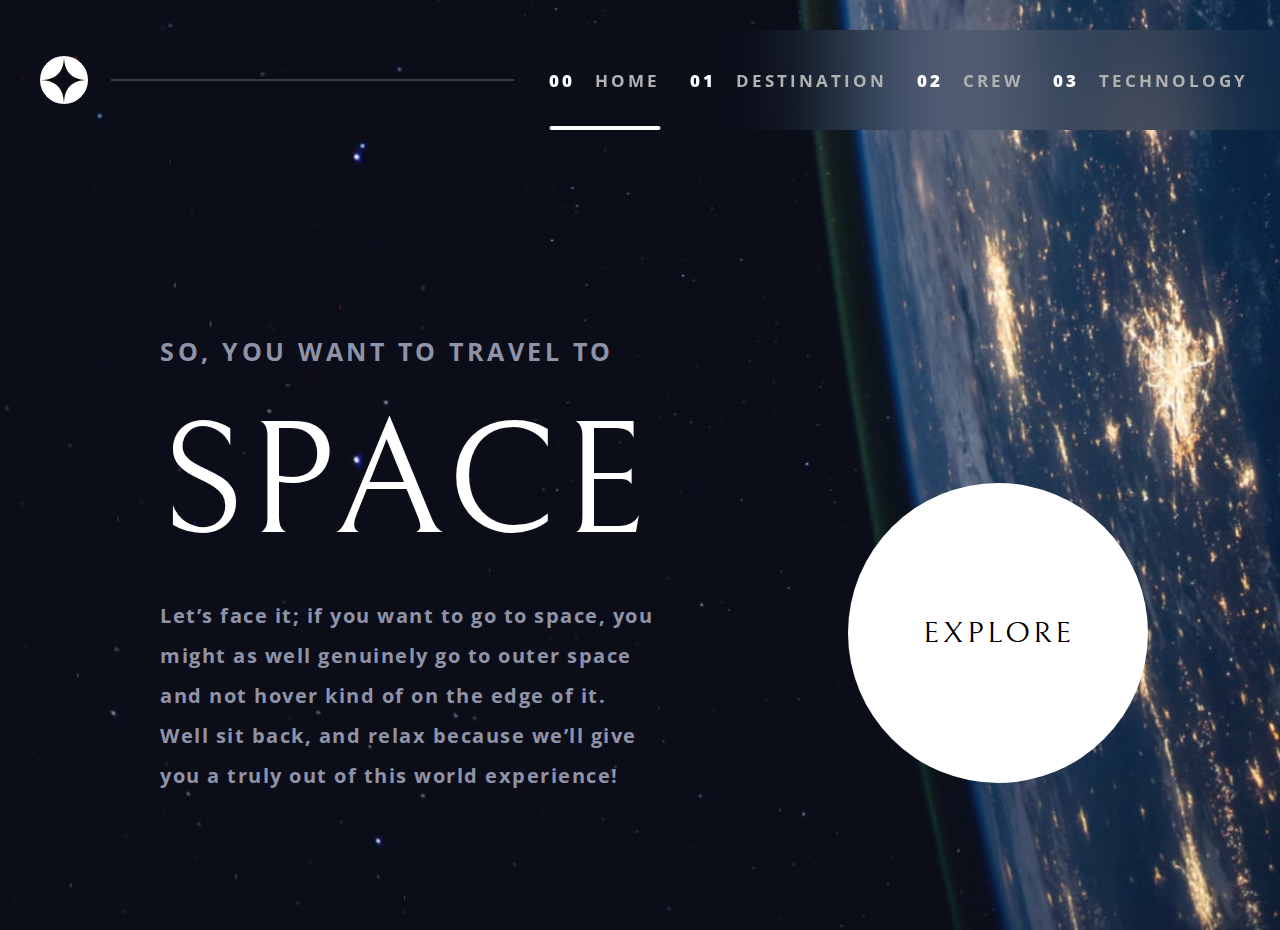
<file: index.html>
<!DOCTYPE html>
<html lang="en">

<head>
  <meta charset="UTF-8">
  <meta name="viewport" content="width=device-width, initial-scale=1.0">

  <link rel="icon" type="image/png" sizes="32x32" href="./starter-code/assets/favicon-32x32.png">

  <title>Space tourism website</title>
  <link rel="stylesheet" href="./starter-code/styles/home.css">
</head>

<body>
  <nav class="home-nav">
    <img class="logo" src="starter-code/assets/shared/logo.svg" alt="">
    <ul class="home-list">
      <a href="../index.html">
        <li class="active-li"><span class="number">00</span>Home</li>
      </a>
      <a href="./starter-code/destination-moon.html">
        <li><span class="number">01</span>Destination</li>
      </a>
      <a href="./starter-code/crew-commander.html">
        <li><span class="number">02</span>Crew</li>
      </a>
      <a href="./starter-code/technology-vehicle.html">
        <li><span class="number">03</span>Technology</li>
      </a>
    </ul>
    <img class="burger" src="starter-code/assets/shared/icon-hamburger.svg" alt="">
  </nav>

  <div class="text" id="text">
    <h2 class="text-h2">So, you want to travel to</h2>
    <h1 class="big-text">Space</h1>
    <p class="text-p">Let’s face it; if you want to go to space, you might as well genuinely go to
      outer space and not hover kind of on the edge of it. Well sit back, and relax
      because we’ll give you a truly out of this world experience!</p>

  </div>
  <a class="span-a" href="#"><span class="explore">Explore</span></a>


  <script src="app.js"></script>
</body>

</html>
</file>
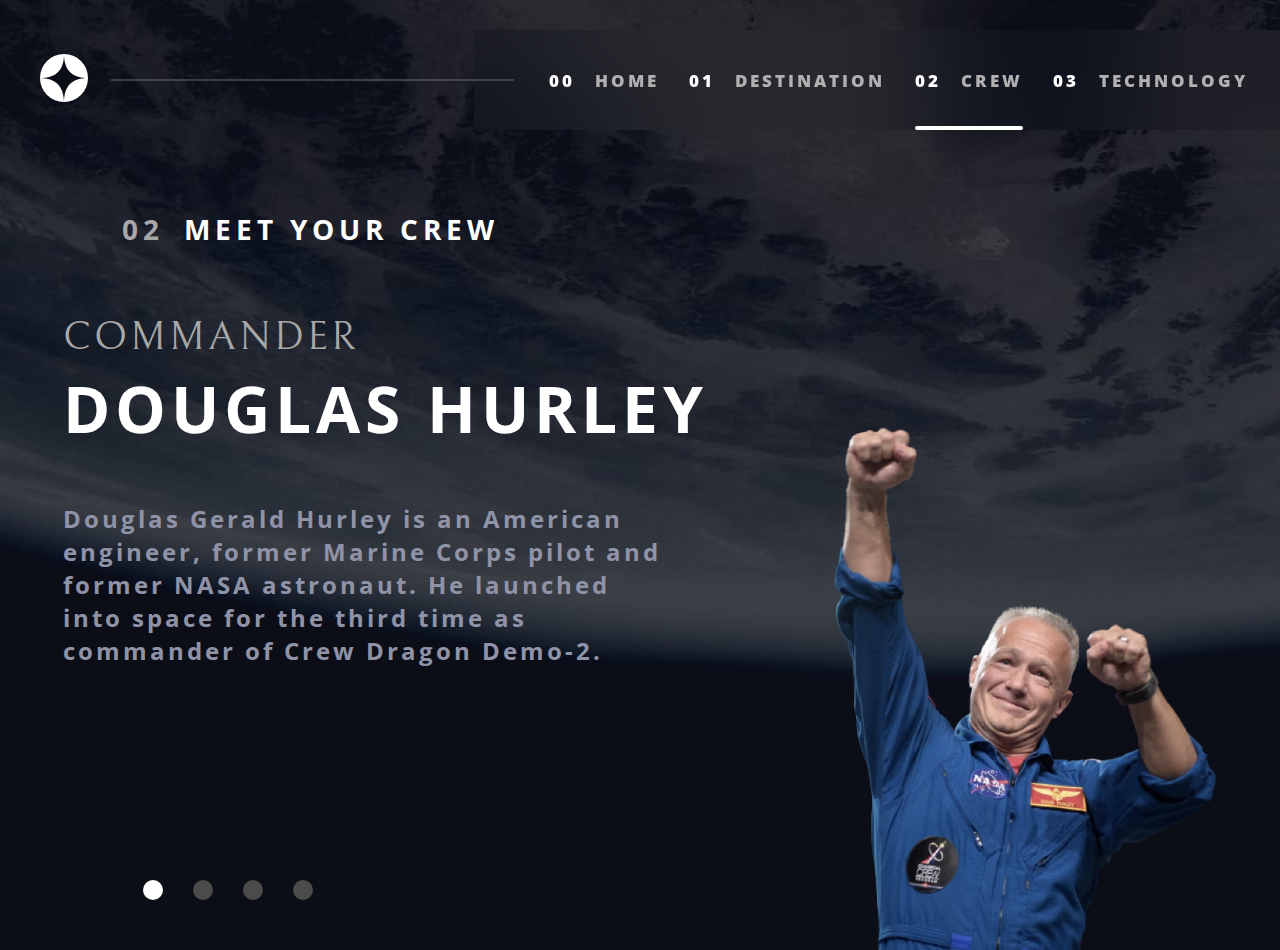
<file: starter-code/crew-commander.html>
<!DOCTYPE html>
<html lang="en">

<head>
  <meta charset="UTF-8">
  <meta name="viewport" content="width=device-width, initial-scale=1.0">

  <link rel="icon" type="image/png" sizes="32x32" href="./assets/favicon-32x32.png">

  <title>Space tourism website</title>
  <link rel="stylesheet" href="./styles/base.css">
  <link rel="stylesheet" href="./styles/crew.css">

</head>

<body>
  <nav class="home-nav">
    <a href="../index.html"> <img class="logo" src="./assets/shared/logo.svg" alt=""></a>
    <ul class="home-list">
      <a href="../index.html">
        <li><span class="number">00</span>Home</li>
      </a>
      <a href="destination-moon.html">
        <li><span class="number">01</span>Destination</li>
      </a>
      <a href="crew-commander.html">
        <li class="active-li"><span class="number">02</span>Crew</li>
      </a>
      <a href="technology-vehicle.html">
        <li><span class="number">03</span>Technology</li>
      </a>
    </ul>
    <img class="burger" src="./assets/shared/icon-hamburger.svg" alt="">
  </nav>

  <div class="crew-container">

    <div class="slider">
      <a href="crew-commander.html"> <span class="slide_one active-span"></span></a>
      <a href="crew-specialist.html"> <span class="slide_two"></span></a>
      <a href="crew-pilot.html"><span class="slide_three"></span></a>
      <a href="crew-engineer.html"> <span class="slide_three"></span></a>
    </div>

    <h2 class="title"><span class="title-span">02</span>meet your crew</h2>

    <div class="box">

      <h3>Commander</h3>
      <h1>Douglas Hurley</h1>

      <p> Douglas Gerald Hurley is an American engineer, former Marine Corps pilot
        and former NASA astronaut. He launched into space for the third time as
        commander of Crew Dragon Demo-2.</p>
    </div>
    <img src="./assets/crew/image-douglas-hurley.webp" alt="">

  </div>

  <script src="../scripts/crew.js"></script>

</body>

</html>
</file>
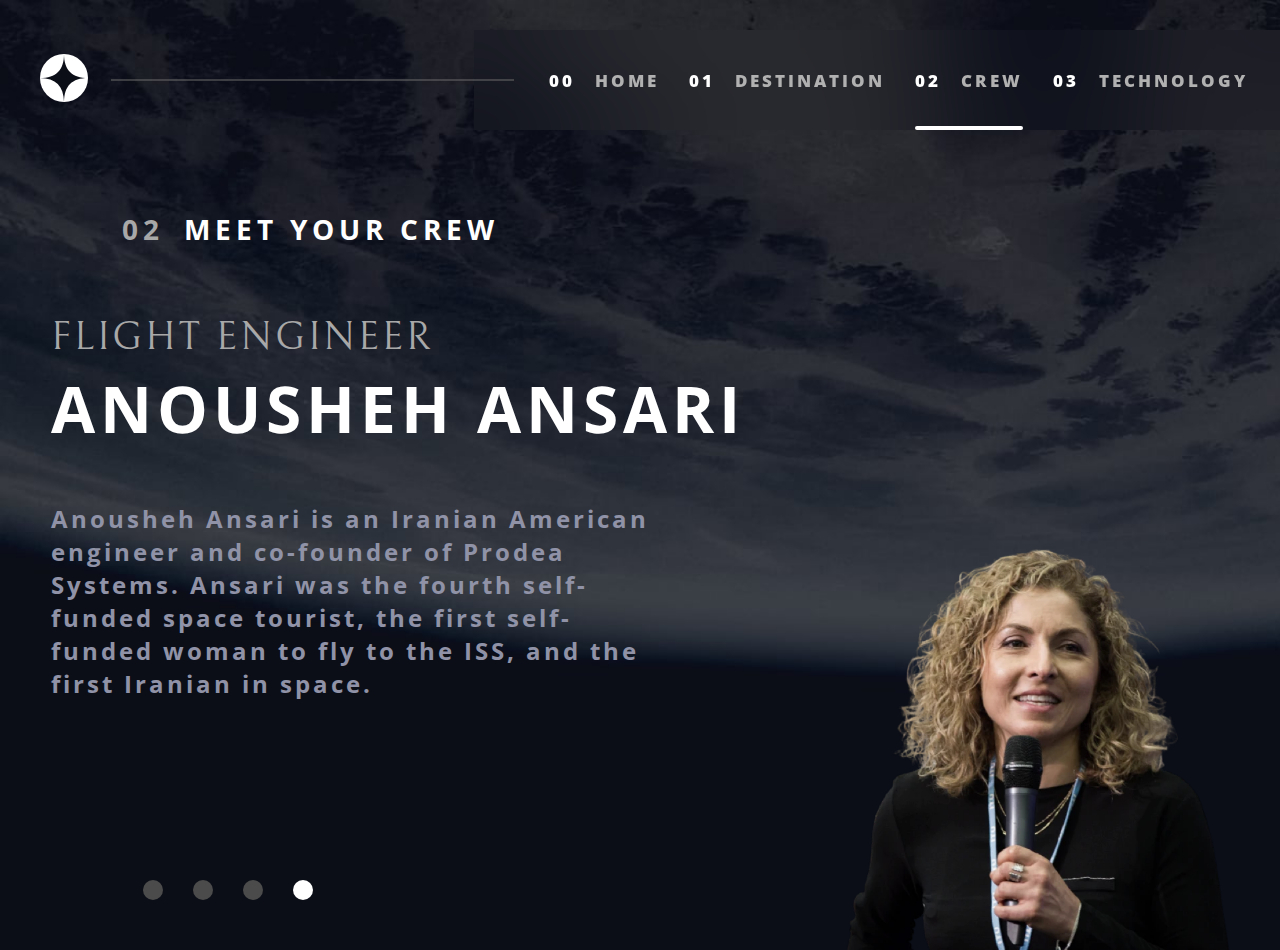
<file: starter-code/crew-engineer.html>
<!DOCTYPE html>
<html lang="en">

<head>
  <meta charset="UTF-8">
  <meta name="viewport" content="width=device-width, initial-scale=1.0">

  <link rel="icon" type="image/png" sizes="32x32" href="./assets/favicon-32x32.png">

  <title>Space tourism website</title>
  <link rel="stylesheet" href="./styles/base.css">
  <link rel="stylesheet" href="./styles/crew.css">

</head>

<body>
  <nav class="home-nav">
    <a href="../index.html"> <img class="logo" src="./assets/shared/logo.svg" alt=""></a>
    <ul class="home-list">
      <a href="../index.html">
        <li><span class="number">00</span>Home</li>
      </a>
      <a href="destination-moon.html">
        <li><span class="number">01</span>Destination</li>
      </a>
      <a href="crew-commander.html">
        <li class="active-li"><span class="number">02</span>Crew</li>
      </a>
      <a href="technology-vehicle.html">
        <li><span class="number">03</span>Technology</li>
      </a>
    </ul>
    <img class="burger" src="./assets/shared/icon-hamburger.svg" alt="">
  </nav>

  <div class="crew-container">

    <div class="slider">
      <a href="crew-commander.html"> <span class="slide_one"></span></a>
      <a href="crew-specialist.html"> <span class="slide_two"></span></a>
      <a href="crew-pilot.html"><span class="slide_three"></span></a>
      <a href="crew-engineer.html"> <span class="slide_three active-span"></span></a>
    </div>

    <h2 class="title"><span class="title-span">02</span>meet your crew</h2>

    <div class="box">
      <h3>Flight Engineer</h3>
      <h1>Anousheh Ansari</h1>

      <p> Anousheh Ansari is an Iranian American engineer and co-founder of Prodea Systems.
        Ansari was the fourth self-funded space tourist, the first self-funded woman to
        fly to the ISS, and the first Iranian in space. </p>
    </div>
    <img src="./assets/crew/image-anousheh-ansari.webp" alt="">

  </div>

  <script src="../scripts/crew.js"></script>

</body>

</html>
</file>
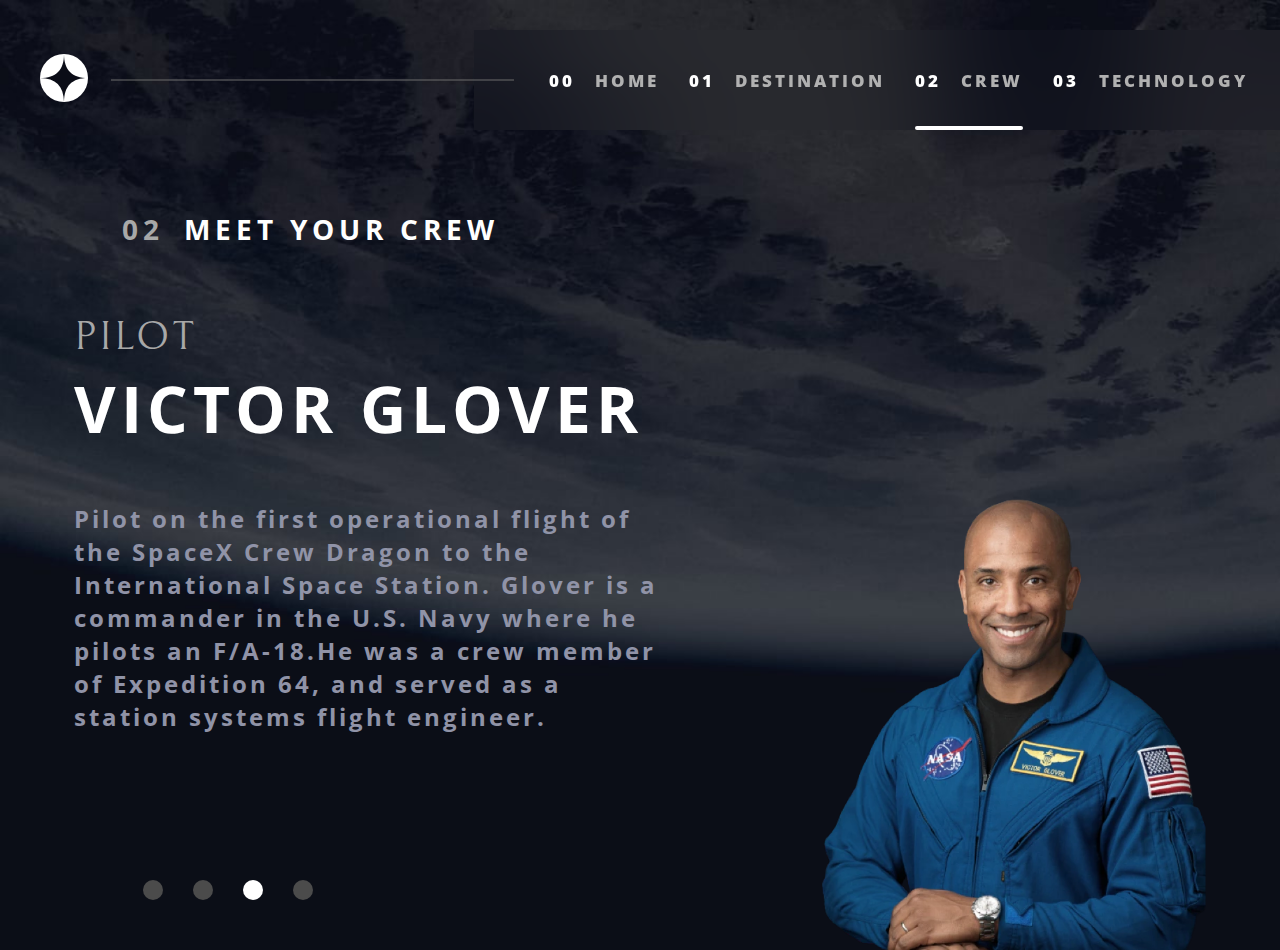
<file: starter-code/crew-pilot.html>
<!DOCTYPE html>
<html lang="en">

<head>
  <meta charset="UTF-8">
  <meta name="viewport" content="width=device-width, initial-scale=1.0">

  <link rel="icon" type="image/png" sizes="32x32" href="./assets/favicon-32x32.png">

  <title>Space tourism website</title>
  <link rel="stylesheet" href="./styles/base.css">
  <link rel="stylesheet" href="./styles/crew.css">

</head>

<body>
  <nav class="home-nav">
    <a href="../index.html"> <img class="logo" src="./assets/shared/logo.svg" alt=""></a>
    <ul class="home-list">
      <a href="../index.html">
        <li><span class="number">00</span>Home</li>
      </a>
      <a href="destination-moon.html">
        <li><span class="number">01</span>Destination</li>
      </a>
      <a href="crew-commander.html">
        <li class="active-li"><span class="number">02</span>Crew</li>
      </a>
      <a href="technology-vehicle.html">
        <li><span class="number">03</span>Technology</li>
      </a>
    </ul>
    <img class="burger" src="./assets/shared/icon-hamburger.svg" alt="">
  </nav>

  <div class="crew-container">

    <div class="slider">
      <a href="crew-commander.html"> <span class="slide_one"></span></a>
      <a href="crew-specialist.html"> <span class="slide_two"></span></a>
      <a href="crew-pilot.html"><span class="slide_three active-span"></span></a>
      <a href="crew-engineer.html"> <span class="slide_three"></span></a>
    </div>

    <h2 class="title"><span class="title-span">02</span>meet your crew</h2>

    <div class="box">
      <h3>Pilot</h3>
      <h1>Victor Glover</h1>

      <p> Pilot on the first operational flight of the SpaceX Crew Dragon to the
        International Space Station. Glover is a commander in the U.S. Navy where
        he pilots an F/A-18.He was a crew member of Expedition 64, and served as a
        station systems flight engineer. </p>
    </div>
    <img src="./assets/crew/image-victor-glover.webp" alt="">

  </div>

  <script src="../scripts/crew.js"></script>

</body>

</html>
</file>
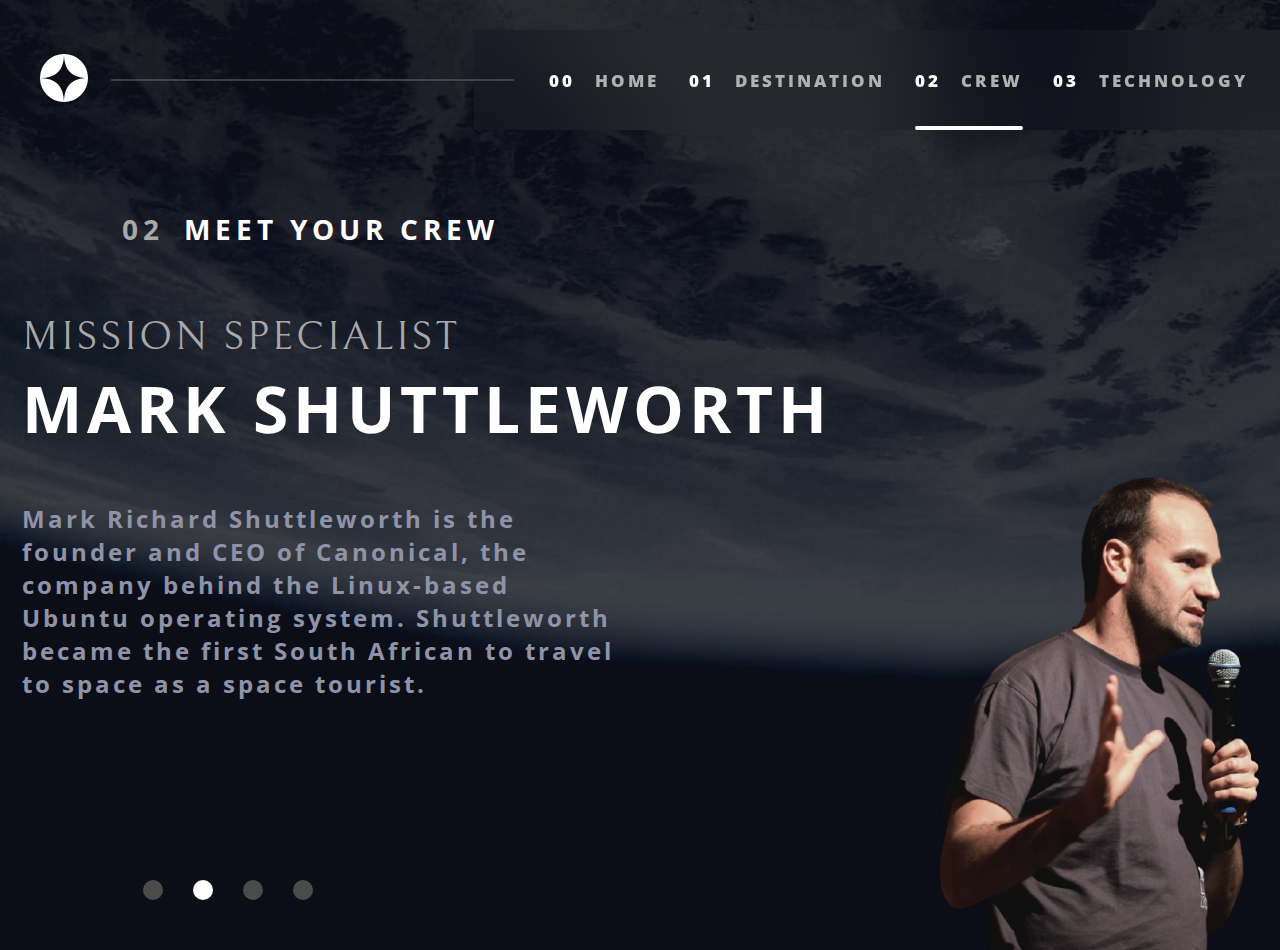
<file: starter-code/crew-specialist.html>
<!DOCTYPE html>
<html lang="en">

<head>
  <meta charset="UTF-8">
  <meta name="viewport" content="width=device-width, initial-scale=1.0">

  <link rel="icon" type="image/png" sizes="32x32" href="./assets/favicon-32x32.png">

  <title>Space tourism website</title>
  <link rel="stylesheet" href="./styles/base.css">
  <link rel="stylesheet" href="./styles/crew.css">

</head>

<body>
  <nav class="home-nav">
    <a href="../index.html"> <img class="logo" src="./assets/shared/logo.svg" alt=""></a>
    <ul class="home-list">
      <a href="../index.html">
        <li><span class="number">00</span>Home</li>
      </a>
      <a href="destination-moon.html">
        <li><span class="number">01</span>Destination</li>
      </a>
      <a href="crew-commander.html">
        <li class="active-li"><span class="number">02</span>Crew</li>
      </a>
      <a href="technology-vehicle.html">
        <li><span class="number">03</span>Technology</li>
      </a>
    </ul>
    <img class="burger" src="./assets/shared/icon-hamburger.svg" alt="">
  </nav>

  <div class="crew-container">

    <div class="slider">
      <a href="crew-commander.html"> <span class="slide_one"></span></a>
      <a href="crew-specialist.html"> <span class="slide_two active-span"></span></a>
      <a href="crew-pilot.html"><span class="slide_three"></span></a>
      <a href="crew-engineer.html"> <span class="slide_three"></span></a>
    </div>

    <h2 class="title"><span class="title-span">02</span>meet your crew</h2>
    <div class="box">
      <h3>Mission Specialist</h3>
      <h1>Mark Shuttleworth</h1>

      <p> Mark Richard Shuttleworth is the founder and CEO of Canonical, the company behind
        the Linux-based Ubuntu operating system. Shuttleworth became the first South
        African to travel to space as a space tourist.</p>
    </div>
    <img class="big-boi" src="./assets/crew/image-mark-shuttleworth.webp" alt="">

  </div>

  <script src="../scripts/crew.js"></script>

</body>

</html>
</file>
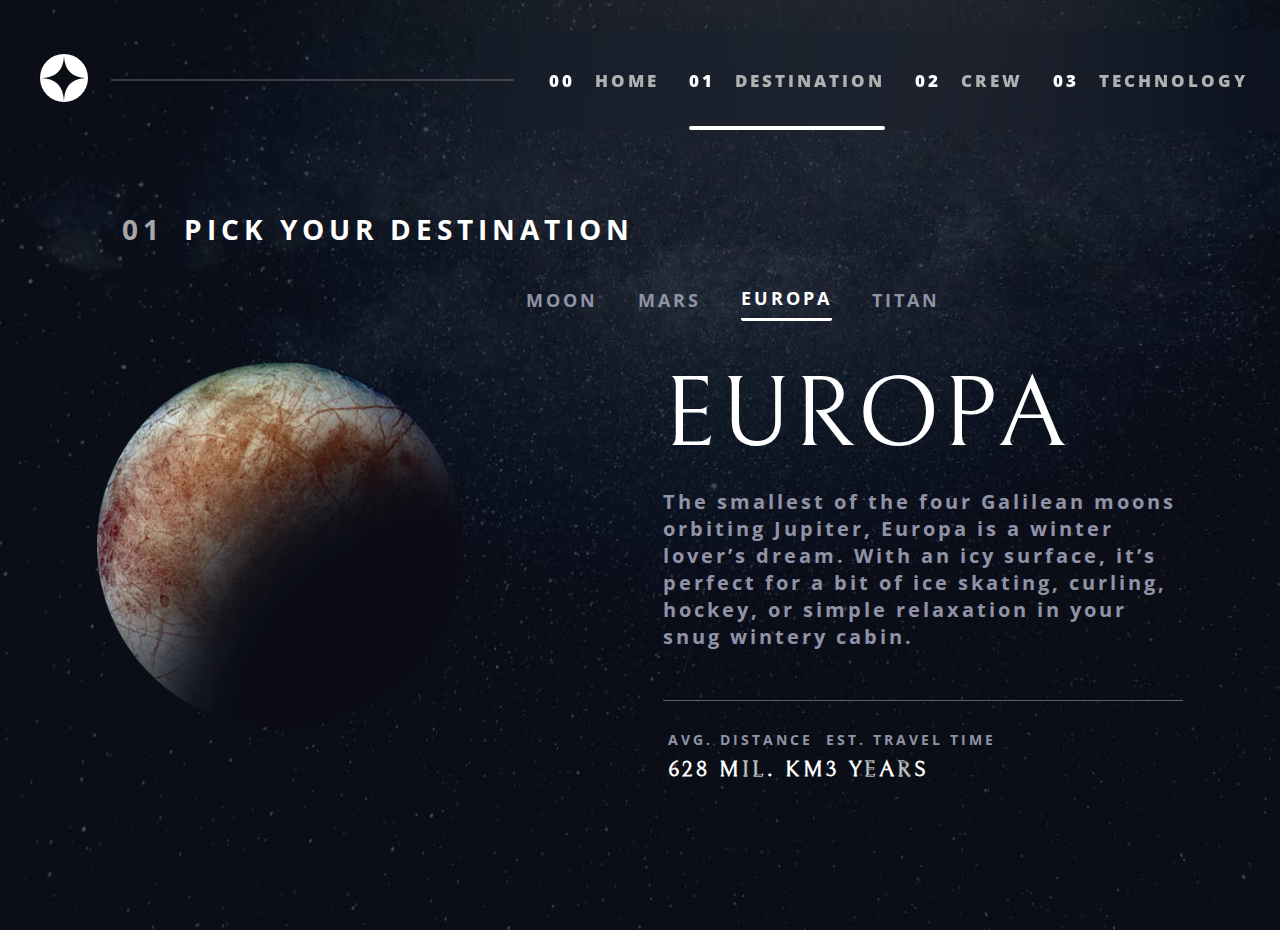
<file: starter-code/destination-europa.html>
<!DOCTYPE html>
<html lang="en">

<head>
  <meta charset="UTF-8">
  <meta name="viewport" content="width=device-width, initial-scale=1.0">

  <link rel="icon" type="image/png" sizes="32x32" href="./assets/favicon-32x32.png">

  <title>Space tourism website</title>
  <link rel="stylesheet" href="./styles/moon.css">
  <link rel="stylesheet" href="./styles/base.css">
</head>

<body>
  <nav class="home-nav">
    <a href="../index.html"> <img class="logo" src="./assets/shared/logo.svg" alt=""></a>
    <ul class="home-list">
      <a href="../index.html">
        <li><span class="number">00</span>Home</li>
      </a>
      <a href="destination-moon.html">
        <li class="active-li"><span class="number">01</span>Destination</li>
      </a>
      <a href="crew-commander.html">
        <li><span class="number">02</span>Crew</li>
      </a>
      <a href="technology-vehicle.html">
        <li><span class="number">03</span>Technology</li>
      </a>
    </ul>
    <img class="burger" src="./assets/shared/icon-hamburger.svg" alt="">
  </nav>

  <h2 class="title"><span class="title-span">01</span>pick your destination</h2>

  <div class="planet-container">

    <div class="planet-info-box">
      <ul class="select-planet">
        <a href="destination-moon.html">
          <li>moon</li>
        </a>
        <a href="destination-mars.html">
          <li>mars</li>
        </a>
        <a href="destination-europa.html">
          <li class='planet-active'>europa</li>
        </a>
        <a href="destination-titan.html">
          <li>titan</li>
        </a>
      </ul>

      <img src="./assets/destination/image-europa.webp" alt="">

      <div class="planet-text">
        <h1 id="planet">europa</h1>
        <p class="planet-desc"> The smallest of the four Galilean moons orbiting Jupiter, Europa is a
          winter lover’s dream. With an icy surface, it’s perfect for a bit of
          ice skating, curling, hockey, or simple relaxation in your snug
          wintery cabin.</p>

        <div class="travel">
          <h5>Avg. distance <span id="distance">628 mil. km</span></h5>
          <h5>est. travel time <span id="time">3 years</span></h5>
        </div>
      </div>

    </div>

  </div>

  <script src="../scripts/dest.js"></script>

</body>

</html>
</file>
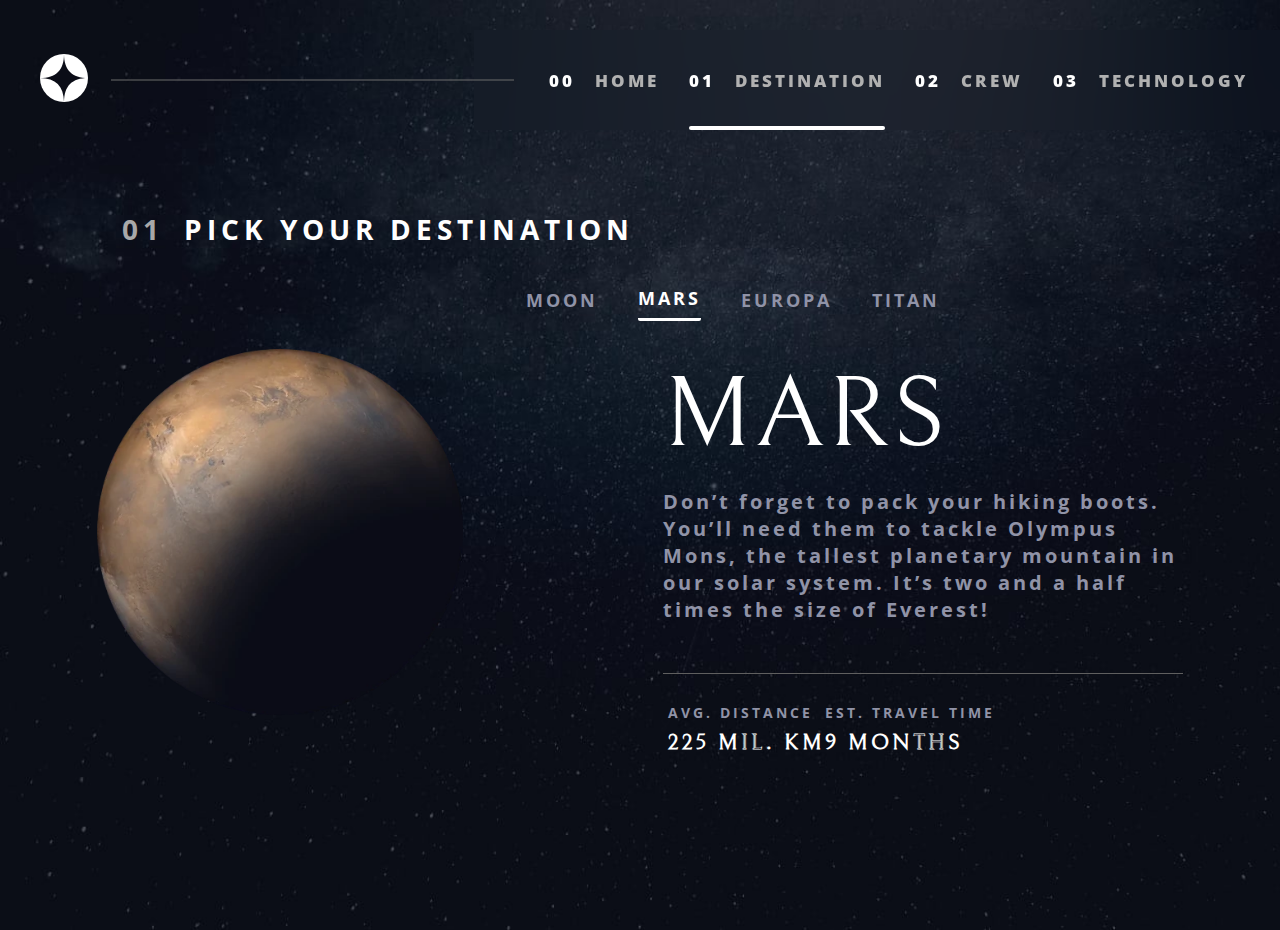
<file: starter-code/destination-mars.html>
<!DOCTYPE html>
<html lang="en">

<head>
  <meta charset="UTF-8">
  <meta name="viewport" content="width=device-width, initial-scale=1.0">

  <link rel="icon" type="image/png" sizes="32x32" href="./assets/favicon-32x32.png">

  <title>Space tourism website</title>
  <link rel="stylesheet" href="./styles/moon.css">
  <link rel="stylesheet" href="./styles/base.css">
</head>

<body>
  <nav class="home-nav">
    <a href="../index.html"> <img class="logo" src="./assets/shared/logo.svg" alt=""></a>
    <ul class="home-list">
      <a href="../index.html">
        <li><span class="number">00</span>Home</li>
      </a>
      <a href="destination-moon.html">
        <li class="active-li"><span class="number">01</span>Destination</li>
      </a>
      <a href="crew-commander.html">
        <li><span class="number">02</span>Crew</li>
      </a>
      <a href="technology-vehicle.html">
        <li><span class="number">03</span>Technology</li>
      </a>
    </ul>
    <img class="burger" src="./assets/shared/icon-hamburger.svg" alt="">
  </nav>

  <h2 class="title"><span class="title-span">01</span>pick your destination</h2>

  <div class="planet-container">

    <div class="planet-info-box">
      <ul class="select-planet">
        <a href="destination-moon.html">
          <li>moon</li>
        </a>
        <a href="destination-mars.html">
          <li class='planet-active'>mars</li>
        </a>
        <a href="destination-europa.html">
          <li>europa</li>
        </a>
        <a href="destination-titan.html">
          <li>titan</li>
        </a>
      </ul>

      <img src="./assets/destination/image-mars.webp" alt="">

      <div class="planet-text">
        <h1 id="planet">mars</h1>
        <p class="planet-desc"> Don’t forget to pack your hiking boots. You’ll need them to tackle Olympus Mons,
          the tallest planetary mountain in our solar system. It’s two and a half times
          the size of Everest!</p>

        <div class="travel">
          <h5>Avg. distance <span id="distance">225 mil. km</span></h5>
          <h5>est. travel time <span id="time">9 months</span></h5>
        </div>
      </div>

    </div>

  </div>

  <script src="../scripts/dest.js"></script>

</body>

</html>
</file>
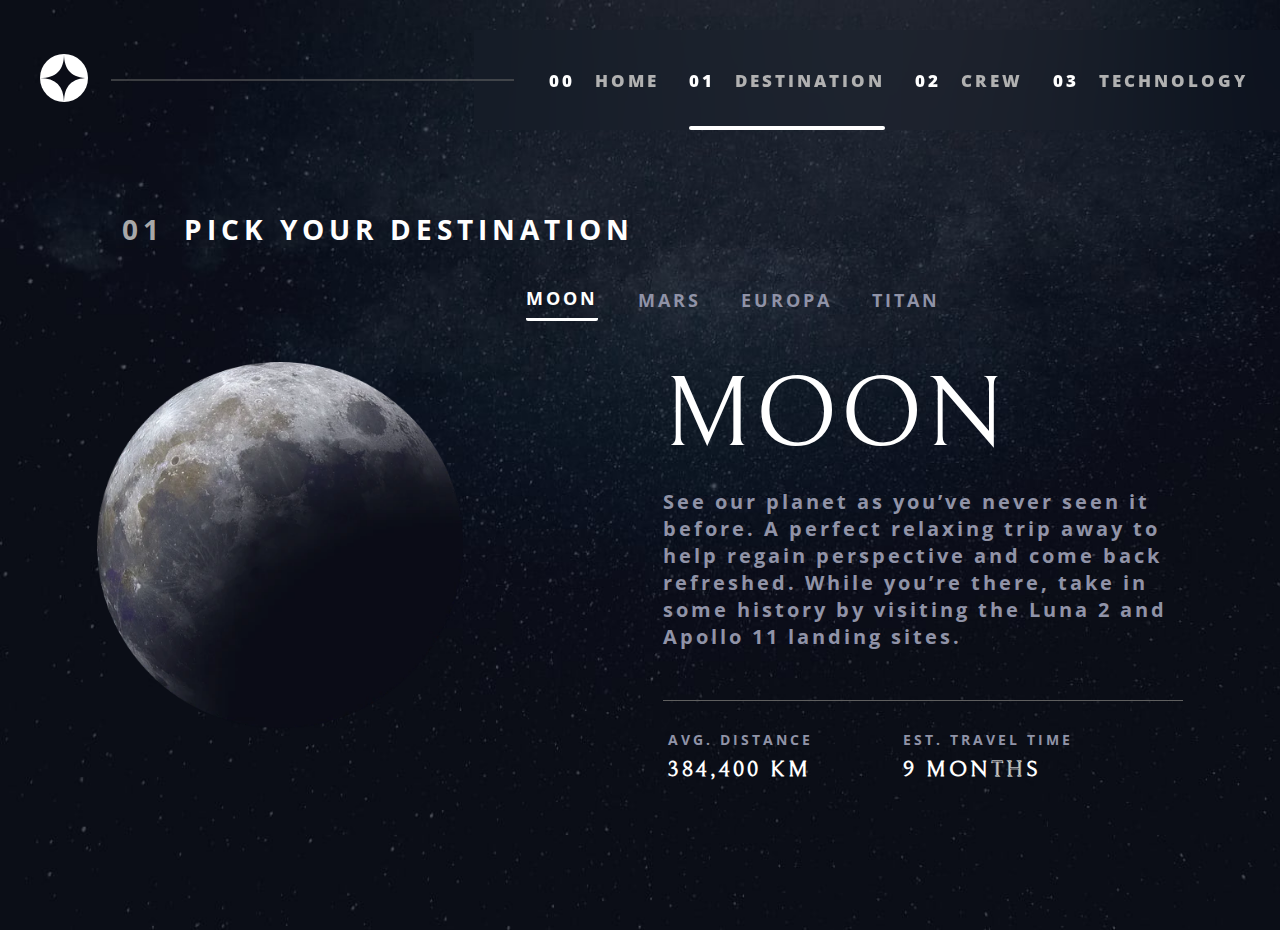
<file: starter-code/destination-moon.html>
<!DOCTYPE html>
<html lang="en">

<head>
  <meta charset="UTF-8">
  <meta name="viewport" content="width=device-width, initial-scale=1.0">

  <link rel="icon" type="image/png" sizes="32x32" href="./assets/favicon-32x32.png">

  <title>Space tourism website</title>
  <link rel="stylesheet" href="./styles/moon.css">
  <link rel="stylesheet" href="./styles/base.css">
</head>

<body>
  <nav class="home-nav">
    <a href="../index.html"> <img class="logo" src="./assets/shared/logo.svg" alt=""></a>
    <ul class="home-list">
      <a href="../index.html">
        <li><span class="number">00</span>Home</li>
      </a>
      <a href="destination-moon.html">
        <li class="active-li"><span class="number">01</span>Destination</li>
      </a>
      <a href="crew-commander.html">
        <li><span class="number">02</span>Crew</li>
      </a>
      <a href="technology-vehicle.html">
        <li><span class="number">03</span>Technology</li>
      </a>
    </ul>
    <img class="burger" src="./assets/shared/icon-hamburger.svg" alt="">
  </nav>

  <h2 class="title"><span class="title-span">01</span>pick your destination</h2>

  <div class="planet-container">

    <div class="planet-info-box">
      <ul class="select-planet">
        <a href="destination-moon.html">
          <li class='planet-active'>moon</li>
        </a>
        <a href="destination-mars.html">
          <li>mars</li>
        </a>
        <a href="destination-europa.html">
          <li>europa</li>
        </a>
        <a href="destination-titan.html">
          <li>titan</li>
        </a>
      </ul>

      <img src="./assets/destination/image-moon.webp" alt="">

      <div class="planet-text">
        <h1 id="planet">moon</h1>
        <p class="planet-desc">See our planet as you’ve never seen it before. A perfect relaxing trip away to help
          regain perspective and come back refreshed. While you’re there, take in some history
          by visiting the Luna 2 and Apollo 11 landing sites.</p>

        <div class="travel">
          <h5 class="distance">Avg. distance <span id="distance">384,400 km</span></h5>
          <h5>est. travel time <span id="time">9 months</span></h5>
        </div>
      </div>

    </div>

  </div>

  <script src="../scripts/dest.js"></script>
</body>

</html>
</file>
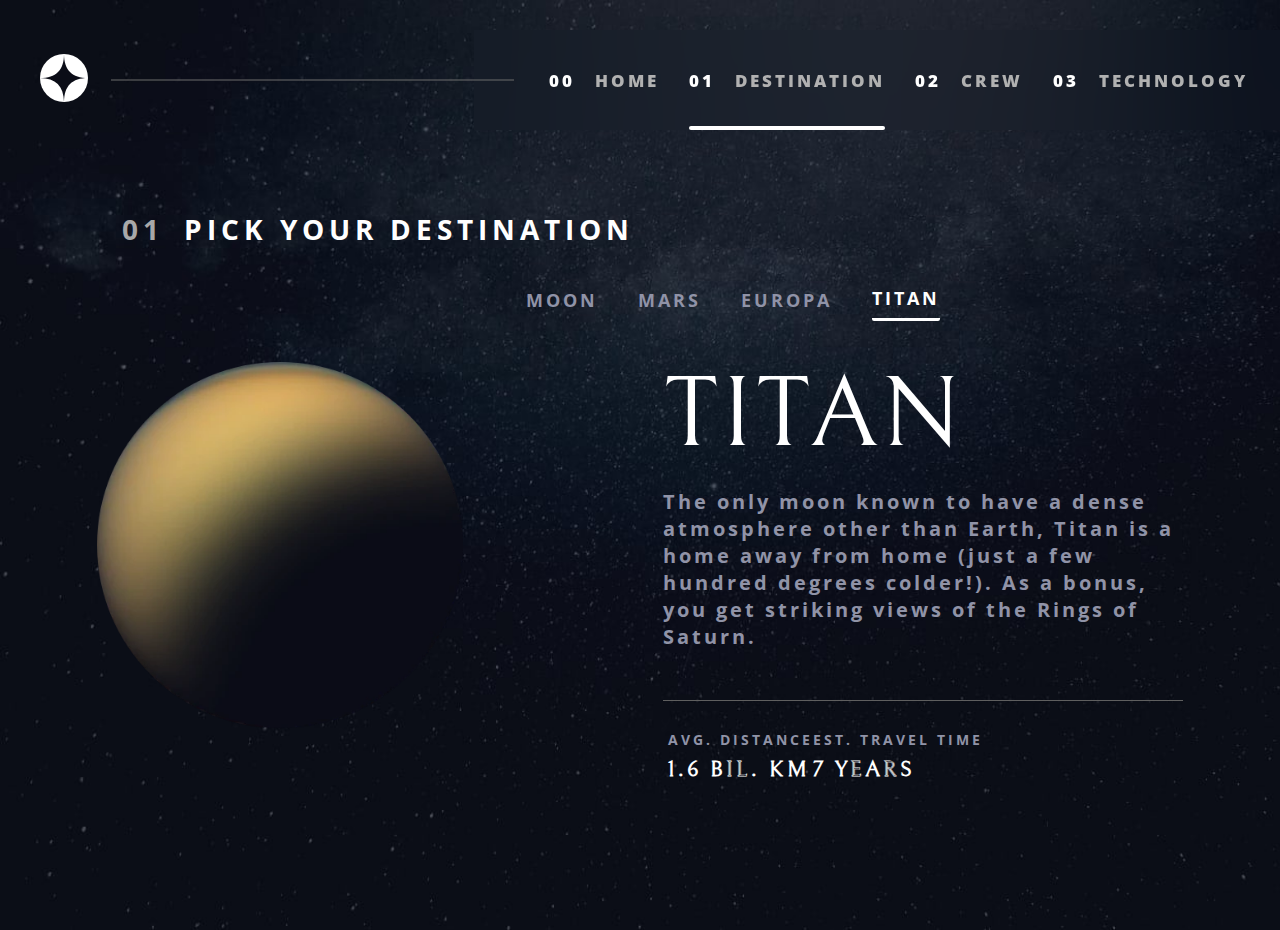
<file: starter-code/destination-titan.html>
<!DOCTYPE html>
<html lang="en">

<head>
  <meta charset="UTF-8">
  <meta name="viewport" content="width=device-width, initial-scale=1.0">

  <link rel="icon" type="image/png" sizes="32x32" href="./assets/favicon-32x32.png">

  <title>Space tourism website</title>
  <link rel="stylesheet" href="./styles/moon.css">
  <link rel="stylesheet" href="./styles/base.css">
</head>

<body>
  <nav class="home-nav">
    <a href="../index.html"> <img class="logo" src="./assets/shared/logo.svg" alt=""></a>
    <ul class="home-list">
      <a href="../index.html">
        <li><span class="number">00</span>Home</li>
      </a>
      <a href="destination-moon.html">
        <li class="active-li"><span class="number">01</span>Destination</li>
      </a>
      <a href="crew-commander.html">
        <li><span class="number">02</span>Crew</li>
      </a>
      <a href="technology-vehicle.html">
        <li><span class="number">03</span>Technology</li>
      </a>
    </ul>
    <img class="burger" src="./assets/shared/icon-hamburger.svg" alt="">
  </nav>

  <h2 class="title"><span class="title-span">01</span>pick your destination</h2>

  <div class="planet-container">

    <div class="planet-info-box">
      <ul class="select-planet">
        <a href="destination-moon.html">
          <li>moon</li>
        </a>
        <a href="destination-mars.html">
          <li>mars</li>
        </a>
        <a href="destination-europa.html">
          <li>europa</li>
        </a>
        <a href="destination-titan.html">
          <li class='planet-active'>titan</li>
        </a>
      </ul>

      <img src="./assets/destination/image-titan.webp" alt="">

      <div class="planet-text">
        <h1 id="planet">titan</h1>
        <p class="planet-desc"> The only moon known to have a dense atmosphere other than Earth, Titan
          is a home away from home (just a few hundred degrees colder!). As a
          bonus, you get striking views of the Rings of Saturn.</p>

        <div class="travel">
          <h5>Avg. distance <span id="distance">1.6 bil. km</span></h5>
          <h5>est. travel time <span id="time">7 years</span></h5>
        </div>
      </div>

    </div>

  </div>

  <script src="../scripts/dest.js"></script>

</body>

</html>
</file>
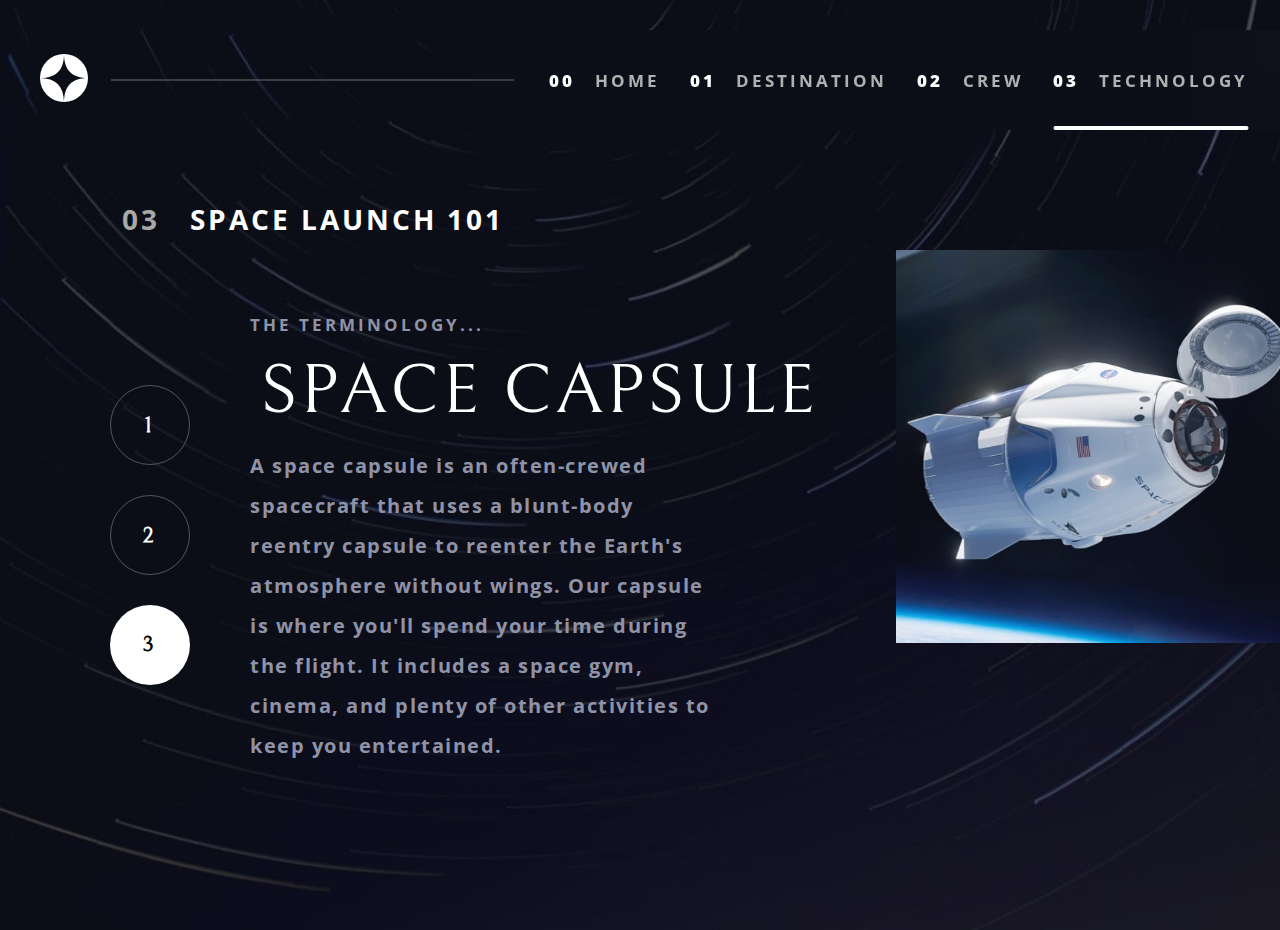
<file: starter-code/technology-capsule.html>
<!DOCTYPE html>
<html lang="en">

<head>
  <meta charset="UTF-8">
  <meta name="viewport" content="width=device-width, initial-scale=1.0">

  <link rel="icon" type="image/png" sizes="32x32" href="./assets/favicon-32x32.png">
  <title> Space tourism website</title>
  <link rel="stylesheet" href="styles/home.css">
  <link rel="stylesheet" href="styles/tech.css">
</head>

<body>
  <nav class="home-nav">
    <a href="../index.html"> <img class="logo" src="./assets/shared/logo.svg" alt=""></a>
    <ul class="home-list">
      <a href="../index.html">
        <li><span class="number">00</span>Home</li>
      </a>
      <a href="destination-moon.html">
        <li><span class="number">01</span>Destination</li>
      </a>
      <a href="crew-commander.html">
        <li><span class="number">02</span>Crew</li>
      </a>
      <a href="technology-vehicle.html">
        <li class="active-li"><span class="number">03</span>Technology</li>
      </a>
    </ul>
    <img class="burger" src="./assets/shared/icon-hamburger.svg" alt="">
  </nav>


  <h2 class="title"><span class="title-span">03</span> Space launch 101</h2>

  <div class="tech-container">
    <div class="slide-select">
      <a href="technology-vehicle.html"><span>1</span></a>
      <a href="technology-spaceport.html"><span>2</span></a>
      <a class="span-active" href="technology-capsule.html"><span>3</span></a>
    </div>
    <div class="pc-box">
      <h5>the terminology...</h5>
      <h1>Space capsule</h1>

      <div class="tablet-box">
        <img src="./assets/technology/image-space-capsule-portrait.jpg" alt="">

        <p>A space capsule is an often-crewed spacecraft that uses a blunt-body reentry
          capsule to reenter the Earth's atmosphere without wings. Our capsule is where
          you'll spend your time during the flight. It includes a space gym, cinema,
          and plenty of other activities to keep you entertained.</p>
      </div>
    </div>

  </div>


  <script src="../app.js"></script>
</body>

</html>
</file>
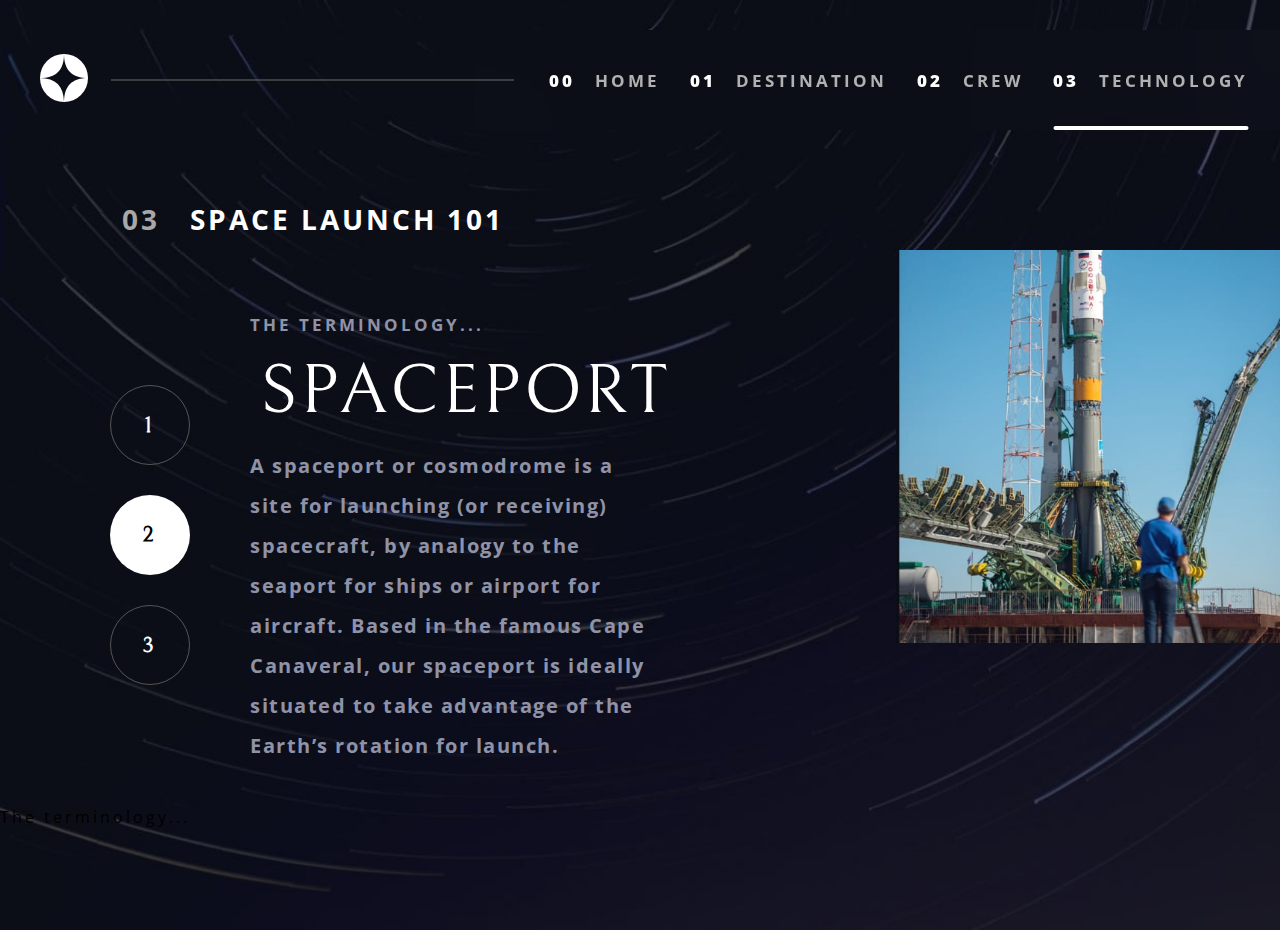
<file: starter-code/technology-spaceport.html>
<!DOCTYPE html>
<html lang="en">

<head>
  <meta charset="UTF-8">
  <meta name="viewport" content="width=device-width, initial-scale=1.0">
  <title> Space tourism website</title>
  <link rel="stylesheet" href="styles/home.css">
  <link rel="stylesheet" href="styles/tech.css">
</head>

<body>
  <nav class="home-nav">
    <a href="../index.html"> <img class="logo" src="./assets/shared/logo.svg" alt=""></a>
    <ul class="home-list">
      <a href="../index.html">
        <li><span class="number">00</span>Home</li>
      </a>
      <a href="destination-moon.html">
        <li><span class="number">01</span>Destination</li>
      </a>
      <a href="crew-commander.html">
        <li><span class="number">02</span>Crew</li>
      </a>
      <a href="technology-vehicle.html">
        <li class="active-li"><span class="number">03</span>Technology</li>
      </a>
    </ul>
    <img class="burger" src="./assets/shared/icon-hamburger.svg" alt="">
  </nav>


  <h2 class="title"><span class="title-span">03</span> Space launch 101</h2>

  <div class="tech-container">
    <div class="slide-select">
      <a href="technology-vehicle.html"><span>1</span></a>
      <a class="span-active" href="technology-spaceport.html"><span>2</span></a>
      <a href="technology-capsule.html"><span>3</span></a>
    </div>
    <div class="pc-box">

      <h5>the terminology...</h5>
      <h1>Spaceport</h1>

      <div class="tablet-box">
        <img src="./assets/technology/image-spaceport-portrait.jpg" alt="">

        <p class="spaceport-p">A spaceport or cosmodrome is a site for launching (or receiving) spacecraft,
          by analogy to the seaport for ships or airport for aircraft. Based in the
          famous Cape Canaveral, our spaceport is ideally situated to take advantage
          of the Earth’s rotation for launch.</p>
      </div>
    </div>
  </div>


  <script src="../app.js"></script>
</body>

</html>

The terminology...
</file>
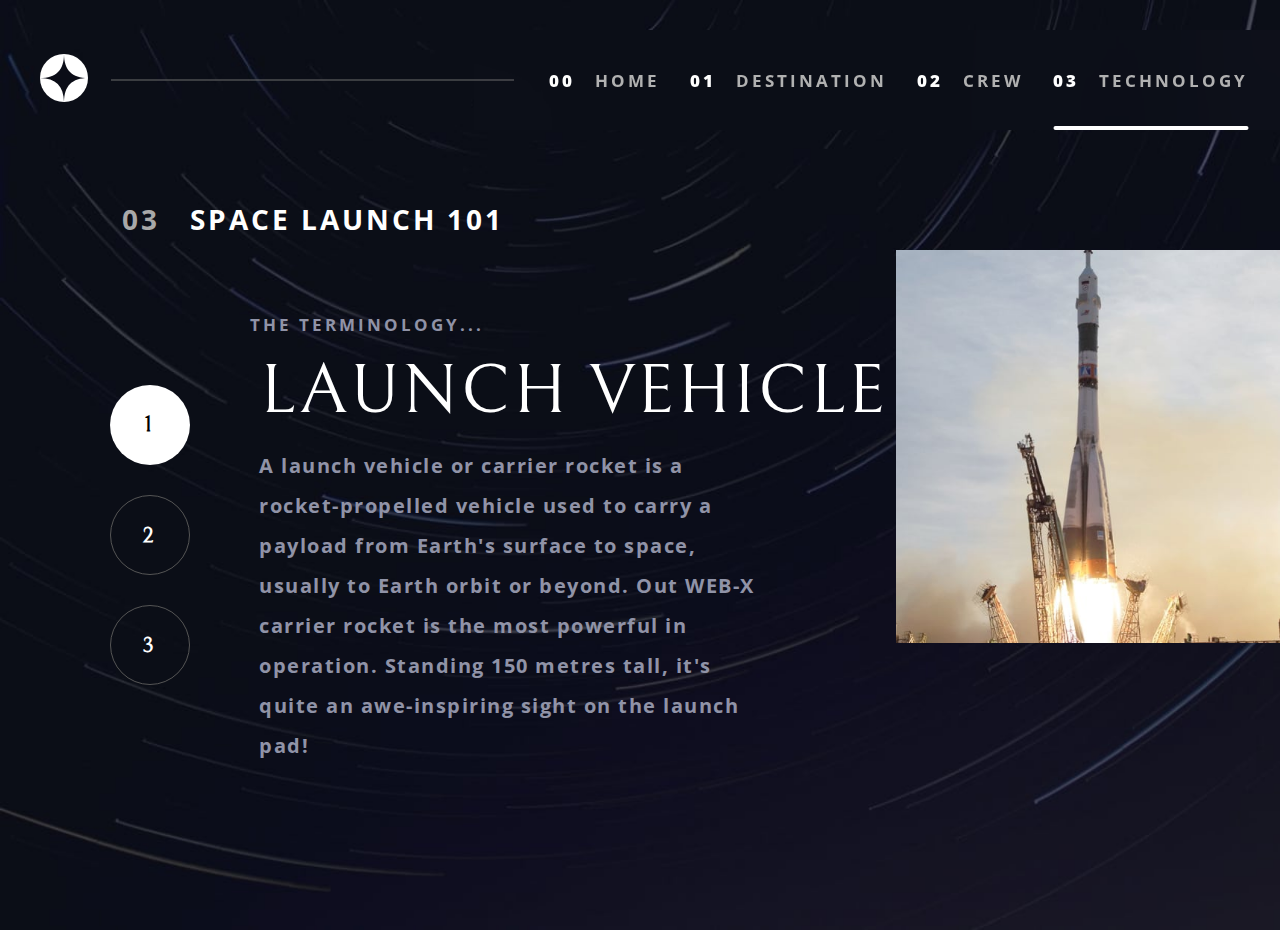
<file: starter-code/technology-vehicle.html>
<!DOCTYPE html>
<html lang="en">

<head>
  <meta charset="UTF-8">
  <meta name="viewport" content="width=device-width, initial-scale=1.0">

  <link rel="icon" type="image/png" sizes="32x32" href="./assets/favicon-32x32.png">

  <title> Space tourism website</title>
  <link rel="stylesheet" href="styles/home.css">
  <link rel="stylesheet" href="styles/tech.css">
</head>

<body>
  <nav class="home-nav">
    <a href="../index.html"> <img class="logo" src="./assets/shared/logo.svg" alt=""></a>
    <ul class="home-list">
      <a href="../index.html">
        <li><span class="number">00</span>Home</li>
      </a>
      <a href="destination-moon.html">
        <li><span class="number">01</span>Destination</li>
      </a>
      <a href="crew-commander.html">
        <li><span class="number">02</span>Crew</li>
      </a>
      <a href="technology-vehicle.html">
        <li class="active-li"><span class="number">03</span>Technology</li>
      </a>
    </ul>
    <img class="burger" src="./assets/shared/icon-hamburger.svg" alt="">
  </nav>


  <h2 class="title"><span class="title-span">03</span> Space launch 101</h2>

  <div class="tech-container">
    <div class="slide-select">
      <a class="span-active" href="technology-vehicle.html"><span>1</span></a>
      <a href="technology-spaceport.html"><span>2</span></a>
      <a href="technology-capsule.html"><span>3</span></a>
    </div>

    <div class="pc-box">
      <h5>the terminology...</h5>
      <h1>launch vehicle</h1>

      <div class="tablet-box">
        <img src="./assets/technology/image-launch-vehicle-portrait.jpg" alt="">

        <p>A launch vehicle or carrier rocket is a rocket-propelled vehicle used to carry a payload from
          Earth's surface
          to
          space, usually to Earth orbit or beyond. Out WEB-X carrier rocket is the most powerful in operation. Standing
          150
          metres tall, it's quite an awe-inspiring sight on the launch pad!</p>

      </div>
    </div>
  </div>
  </div>


  <script src="../app.js"></script>
</body>

</html>
</file>
<file: starter-code/styles/home.css>
@import url('https://fonts.googleapis.com/css2?family=Bellefair&family=Zen+Maru+Gothic:wght@400;500&display=swap');
@import url('https://fonts.googleapis.com/css2?family=Open+Sans+Condensed:wght@300&display=swap');

:root{
    --blueish: #9093A7;
    --zen: 'Open Sans Condensed', sans-serif;
    --belle: 'Bellefair', serif;
}

*{
    margin: 0;
    padding: 0;
    box-sizing: border-box;
}

html {
    scroll-behavior: smooth;
}

body {
    background-image: url('../assets/home/bgMobile.jpg');
    background-size: cover;
    font-family: var(--zen), sans-serif;
    letter-spacing: 3px;
    min-height: 100vh;
    transition: 0.2s;
    overflow-x: hidden;
}

.blur{
    filter:blur(5px);
}

.home-nav {
    display: flex;
    justify-content: space-between;
    align-items: center;
    padding: 25px 30px 0;
}

.home-list {
    list-style: none;
    display: none;
    transition: 0.3s;
}

.home-list.on {
    width: 100%;
    height: 100vh;
    position: fixed;
    top: 0;
    left: 0;
    background: rgba(0,0,0,0.85);
    z-index: 3;
    display: flex;
    flex-direction: column;
    align-items: center;
    justify-content: space-around;
    padding: 100px 0;
    border: none;
}
.span-a {
    text-decoration: none;
    color: #000;
}

.home-list a {
    text-decoration: none;
    color: var(--blueish);
}


.home-list li {
    margin: 0 15px;
    font-size: 36px;
    font-weight: bolder;
    text-align:  center;
    z-index: 4;
    position: relative;
    text-transform: uppercase;
}

span.number {
    display: none;
    padding-right: 20px;
    font-weight: bolder;
    color: #fff;
}

.home-list li.active-li::before{
    content: '';
    position: absolute;
    bottom: -10px;
    left: 50%;
    transform: translateX(-50%);
    height: 4px;
    width: 100%;
    background-color: #fff;
    transition: 0.5s;
    border-radius: 20px;
}

.home-list li.active-li:hover {
    border-bottom: 0px;
}

.home-list li::before {
    content: '';
    position: absolute;
    bottom: -10px;
    left: 50%;
    transform: translateX(-50%);
    height: 0px;
    width: 0;
    background-color: #000;
    transition: 0.5s;
}

.home-list li:hover{
    color: #ccc;
}

.home-list li:hover::before {
    height: 3px;
    background: #ccc;
    width: 100%;
}

.text {
    padding: 10vh 25px 40px;
    display: flex;
    flex-direction: column;
    transition: 0.3s;
    overflow-x: hidden;
    max-width: 500px;
    margin: 0 auto;
}

h2 {
    text-align: center;
    text-transform: uppercase;
    font-size: 17px;
    padding-bottom: 10px;
    color: var(--blueish);
    font-family: var(--zen);
    font-weight: bolder;
    letter-spacing: 3.5px;
    transition: 0.30s;
}



h1{
    text-align: center;
    font-size: 100px;
    color: #fff;
    font-weight: lighter;
    text-transform: uppercase;
    padding-bottom: 10px;
    font-family: var(--belle);
    transition: 0.35s;

}

p{
    text-align: center;
    line-height: 30px;
    color: var(--blueish);
    font-family: var(--zen);
    font-size: 17px;
    font-weight: bolder;
    letter-spacing: 1.5px;
    transition: 0.4s;
}

.explore {
    border-radius: 50%;
    background-color: #fff;
    height: 160px;
    width: 160px;
    display: inline-block;
    text-align: center;
    line-height: 170px;
    transform:translateX(-50%);
    font-size: 1.3rem;
    text-transform: uppercase;
    font-family: var(--belle);
    margin-top: 50px;
    transition: 0.45s;
    position: absolute;
    left: 50%;
    bottom: 5vh;
}


.right{
    transform: translateX(125%);
    opacity: 0;
}

.left{
    transform: translateX(-250%);
    opacity: 0;

}

img.logo{
    transition: 0.5s;
}

img.logo:hover{
    transform: rotate(360deg);

}

img.burger {
    cursor: pointer;
    transition: 0.4s;
    z-index: 3;
}

.burger.flip{
    transform: rotate(450deg);
}

@media (min-width: 320px) and (max-width:374px){
    .text{
        padding-top: 10%;
    }

    .text h2{
        padding-bottom: 10px;
        font-size: 15px;
    }

    .text h1{
        font-size: 80px;
        padding-bottom: 10px;

    }

    .text p{
        font-size: 15px;
        line-height: 22px;
    }
    .explore{
        height: 120px;
        width: 120px;
        line-height: 120px;
        font-size: 1rem;
    }
} 




@media only screen and (min-width: 768px){

    body{
        background-image: url('../assets/home/bgTablet.jpg');
    }

    .home-nav{
        padding: 0;
        padding-left: 40px;
        margin-bottom: 20px;
        height: 100px;
    }

    .home-list {
        display: flex;
        width: 65%;
        height: 100%;
        position: relative;
        background: #131522;
        flex-direction: row;
        align-items: center;
        justify-content: space-around;
        padding: 0 30px;
    }
    
    .home-list.on {
        display: none;
    }
    
    .home-list li {
        padding: 28px 0;
        color: rgb(177, 177, 177);
        font-size: 17px;
    }

    img.burger{
        display: none;
    }

    /* text */
    
    h2 {
        font-size: 25px;
        padding-bottom: 5px;
    }
    
    h1{
        text-align: center;
        font-size: 160px;
        color: #fff;
        font-weight: lighter;
        text-transform: uppercase;
        padding-bottom: 5px;
        font-family: var(--belle);
        transition: 0.35s;
    }
    
    p{
        font-size: 20px;
        max-width: 500px;
        margin: 0 auto;
    }

    .explore {
        height: 250px;
        width: 250px;
        line-height: 250px;
        font-size: 1.7rem;
        margin-top: 150px;
        bottom: 5vh;
    }

    .explore:hover {
        font-size: 1.8rem;
    }

}

@media (min-width: 1024px) and (max-height: 1366px){


    .text{
        left: 100px;
        max-width: 1000px;
    }

    h2 {
        font-size: 25px;
        padding-bottom: 25px;
        font-size: 40px;
    }
    
    h1{
        font-size: 200px;
    }
    
    p{
        font-size: 26px;
        line-height: 50px;
        max-width: 600px;
    }

    .explore {
        bottom: 15vh;
        height: 300px;
        width: 300px;
        line-height: 300px;
        font-size: 2rem;
    }
}

@media only screen and (min-width: 1092px) {

    body{
        background-image: url('../assets/home/bgDesktop.jpg');
        overflow-y: hidden;
    }

    span.number{
        display: inline;
    }

    .home-nav{
        margin-top: 30px;
        height: 100px;
        position: relative;
    }

    .home-list {
        background: transparent;
        backdrop-filter: blur(50px);
        padding: 0 60px;
    }
    
    .home-list::after{
        content: '';
        top: 50%;
        transform: translateY(-50%);
        width: 50%;
        background-color: rgb(109, 109, 109);
        height: 1px;
        left: -45%;
        position: absolute;
    }

    .home-list.on {
        display: none;
    }
    
    .home-list li {
        padding: 28px 0;
        color: rgb(177, 177, 177);
        font-size: 17px;
        transition: 0.3s;
    }

    .home-list li:hover {
        color: #fff;
    }

    img.burger{
        display: none;
    }

    /* text */

    .text{
        position: absolute;
        left: 15vh;
        top: 60%;
        transform: translateY(-50%);
    }

    h2 {
        font-size: 25px;
        padding-bottom: 25px;
        text-align: left;
    }
    
    h1{
        text-align: left;
        font-size: 160px;
        color: #fff;
        font-weight: lighter;
        text-transform: uppercase;
        padding-bottom: 20px;
        font-family: var(--belle);
        transition: 0.35s;
    }
    
    p{
        font-size: 20px;
        max-width: 500px;
        text-align: left;
        line-height: 40px;
    }

    .explore {
        height: 300px;
        width: 300px;
        line-height: 300px;
        font-size: 1.9rem;
        margin-top: 0;
        position: absolute;
        left: 78%;
        bottom: 13%;
   }

   .explore:hover {
    font-size: 2rem;
}

}
</file>
<file: starter-code/styles/base.css>
@import url('https://fonts.googleapis.com/css2?family=Bellefair&family=Zen+Maru+Gothic:wght@400;500&display=swap');
@import url('https://fonts.googleapis.com/css2?family=Open+Sans+Condensed:wght@300&display=swap');

:root{
    --blueish: #9093A7;
    --zen: 'Open Sans Condensed', sans-serif;
    --belle: 'Bellefair', serif;
}

*{
    margin: 0;
    padding: 0;
    box-sizing: border-box;
}

html {
    scroll-behavior: smooth;
}

body {
    background-size: cover;
    font-family: var(--zen), sans-serif;
    letter-spacing: 3px;
    min-height: 100vh;
    transition: 0.2s;
    overflow-x: hidden;
}

h1{
    text-transform: uppercase;
    color: #fff;
}

p{
    color: #fff;
}

.blur{
    filter:blur(5px);
}

.home-nav {
    display: flex;
    justify-content: space-between;
    align-items: center;
    padding: 25px 30px 0;
}

.home-list {
    list-style: none;
    display: none;
    transition: 0.3s;
}

.home-list.on {
    width: 100%;
    height: 100vh;
    position: fixed;
    top: 0;
    left: 0;
    background: rgba(0,0,0,0.85);
    z-index: 3;
    display: flex;
    flex-direction: column;
    align-items: center;
    justify-content: space-around;
    padding: 100px 0;
    border: none;
}
.span-a {
    text-decoration: none;
    color: #000;
}

.home-list a {
    text-decoration: none;
    color: var(--blueish);
}


.home-list li {
    margin: 0 15px;
    font-size: 36px;
    font-weight: bolder;
    text-align:  center;
    z-index: 4;
    position: relative;
    text-transform: uppercase;
}

span.number {
    display: none;
    padding-right: 20px;
    font-weight: bolder;
    color: #fff;
}

ul a {
    color: #fff;
    text-decoration: none;
    font-weight: bolder;
}

.home-list li.active-li::before{
    content: '';
    position: absolute;
    bottom: -10px;
    left: 50%;
    transform: translateX(-50%);
    height: 4px;
    width: 100%;
    background-color: #fff;
    transition: 0.5s;
    border-radius: 20px;
}

.home-list li.active-li:hover {
    border-bottom: 0px;
}

.home-list li::before {
    content: '';
    position: absolute;
    bottom: -10px;
    left: 50%;
    transform: translateX(-50%);
    height: 0px;
    width: 0;
    background-color: #000;
    transition: 0.5s;
}

.home-list li:hover{
    color: #ccc;
}

.home-list li:hover::before {
    height: 3px;
    background: #ccc;
    width: 100%;
}

.right{
    transform: translateX(125%);
    opacity: 0;
}

.left{
    transform: translateX(-250%);
    opacity: 0;

}

img.logo{
    transition: 0.5s;
}

img.logo:hover{
    transform:rotate(360deg);
}

img.burger {
    cursor: pointer;
    transition: 0.4s;
    z-index: 3;
    position: display;
    right: 30px;

}

.burger.flip{
    transform: rotate(450deg);
}

@media only screen and (min-width: 768px){

    .home-nav{
        padding: 0;
        padding-left: 40px;
        margin-bottom: 20px;
        height: 100px;
    }

    .home-list {
        display: flex;
        width: 65%;
        height: 100%;
        position: relative;
        background: #131522;
        flex-direction: row;
        align-items: center;
        justify-content: space-around;
        padding: 0 30px;
    }
    
    .home-list.on {
        display: none;
    }
    
    .home-list li {
        padding: 28px 0;
        color: rgb(177, 177, 177);
        font-size: 17px;
    }

    img.burger{
        display: none;
    }
}

@media only screen and (min-width: 1092px) {

    body{
        overflow-y: hidden;
    }

    span.number{
        display: inline;
    }

    .home-nav{
        margin-top: 30px;
        height: 100px;
        position: relative;
    }

    .home-list {
        background: transparent;
        backdrop-filter: blur(50px);
        padding: 0 60px;
    }
    
    .home-list::after{
        content: '';
        top: 50%;
        transform: translateY(-50%);
        width: 50%;
        background-color: rgb(109, 109, 109);
        height: 1px;
        left: -45%;
        position: absolute;
    }

    .home-list.on {
        display: none;
    }
    
    .home-list li {
        padding: 28px 0;
        color: rgb(177, 177, 177);
        font-size: 17px;
        transition: 0.3s;
    }

    .home-list li:hover {
        color: #fff;
    }

    img.burger{
        display: none;
    }


}
</file>
<file: starter-code/styles/crew.css>
:root{
    --blueish: #9093A7;
    --zen: 'Open Sans Condensed', sans-serif;
    --belle: 'Bellefair', serif;
}

body{
    background-image: url('../assets/crew/background-crew-mobile.jpg');
    overflow-x: hidden ;
}

.title-span{
    color: rgb(168, 168, 168);
    padding-right: 20px;
}

.title{
    text-align: center;
    color: #fff;
    padding-top: 0px;
    text-transform: uppercase;
    font-size: 24px;
    letter-spacing: 3px;
    transition: 0.3s;
}

.crew-container{
    padding: 100px 30px 0;
    display: flex;
    flex-direction: column;
    align-items: center;
    overflow:hidden ;
}

.crew-container h3{
    text-transform: uppercase;
    color:rgb(168, 168, 168);
    font-weight: lighter;
    font-family: var(--belle);
    padding: 50px 0 0;
    font-size: 1.5rem;
    text-align: center;
}

.crew-container h1{
    font-size: 2.5rem;
    text-align: center;
    padding: 5px 0 50px;
    letter-spacing: 5px;
}

.crew-container p{
    font-size: 1.4rem;
    padding-bottom: 50px;
    text-align: center;
    color: var(--blueish);
    font-weight: bolder;
}


.crew-container img{
    width: 90%;
    animation: slide 5s infinite ease-in-out;
}

@keyframes slide {
    0%{transform:translateY(0px)}
    40%{transform: translateY(10px)}
    80%{transform: translateY(30px)}
    100%{transform:translateY(0px)}
    
}

.slider{
    width: 45%;
    margin: 0 auto;
    display: flex;
    justify-content: space-around;
    align-items: center;
    padding-bottom: 50px;
}

.slider a{
    display: block;
}

.slider span{
    border-radius: 50%;
    height: 20px;
    width: 20px;
    background-color:rgb(75, 75, 75);
    cursor: pointer;
    display: block;
    transition: 0.3s;
}

.slider span.active-span{
    background-color: #fff;
}

.slider span:hover{
    background-color: #888;
    transform: scale(1.3);
}

.slider span.active-span:hover{
    background-color: #fff !important;
    transform: scale(1.0);

}


@media only screen and (min-width: 768px){
   h3{
       text-align: center;
   }
   .box p{
       max-width: 600px;
   }
   .crew-container img{
       width: 50%;
   }

}

@media only screen and (min-width: 1092px){
    body{
        background-image: url('../assets/crew/background-crew-desktop.jpg');
    }

    .crew-container{
        padding: 50px 0 0;
        flex-direction: row;
        align-items: flex-start;
        justify-content: space-around;
        max-width: 1800px;
        margin: 0 auto;
        position: relative;
        height: 800px;
    }
    
    .title{
        font-size: 28px;
        letter-spacing: 5px;
        position: absolute;
        left: 9.5%;
        top: 60px;
    }

    .box{
        padding:5% 0 0 0;
        display: flex;
        flex-direction: column;
        align-items: flex-start;
        padding-left:0;
    }

    .crew-container h3{
        font-family: var(--belle);
        padding: 50px 0 0;
        font-size: 2.5rem;
    }
    
    .crew-container h1{
        font-size: 4rem;
        text-align: left;
        padding: 5px 0 50px;
        letter-spacing: 5px;
    }
    
    .crew-container p{
        font-size: 1.5rem;
        text-align: left;
        max-width: 600px;
    }

    .crew-container img{
        width: 30%;
        align-self: flex-end;
    }

    .slider{
        position: absolute;
        bottom: 0;
        left: 10%;
        max-width: 200px;
    }

    img.big-boi{
        width: 25%;
        margin-left: 5%;
    }
}
</file>
<file: starter-code/styles/moon.css>
:root{
    --blueish: #9093A7;
    --zen: 'Open Sans Condensed', sans-serif;
    --belle: 'Bellefair', serif;
}

body{
    background-image: url('../assets/destination/background-destination-mobile.jpg');
    overflow-x: hidden ;
}

.title-span{
    color: rgb(168, 168, 168);
    padding: 0 20px;
}

.title{
    text-align: center;
    color: #fff;
    padding-top: 70px;
    text-transform: uppercase;
    font-size: 24px;
    letter-spacing: 3px;
    transition: 0.3s;
}

.planet-info-box {
    display: flex;
    flex-direction: column;
    align-items: center;
    padding: 0 30px;
}

.planet-info-box img{
    padding: 20px 0 30px;
    width: 70%;
    transition: 1s;
    animation: planetMove 8s infinite linear; 
}

@keyframes planetMove{
    0% {
        transform: translateY(0);
    }
    40%{
        transform: translateY(20px) translateX(20px);
    }

    80%{
        transform: translateY(20px) translateX(-20px);
    }

    100%{
        transform: translateY(0px);
    }
}

.select-planet{
    list-style:none;
    display: flex;
    flex-direction: column;
    align-items: center;
    padding: 30px 0 10px;
    transition: 0.3s;
}

.select-planet li.planet-active{
    border-bottom: 3px solid #fff;
    border-radius: 2px;
    color: #fff;
}

.select-planet li{
    padding: 8px 0;
    text-transform: uppercase;
    font-size: 22px;
    color: var(--blueish);
    transition: 0.1s;

}

.select-planet li:hover {
    border-bottom: 3px solid #fff;
}

.planet-text{
    padding: 40px 0 30px;
}

.planet-text h1{
    text-align:left;
    font-size: 60px;
    padding-bottom: 10px;
    font-family: var(--belle);
    font-weight: lighter;
}

.planet-text p{
    font-family: var(--zen);
    font-weight: bolder;
}

.travel{
    padding: 50px 5px 30px;
    color: #fff;
    width: 100%;
    display: flex;
    justify-content: space-between;
}

.travel h5{
    text-transform: uppercase;
    font-size: 14px;
    /* color: rgb(168, 168, 168); */
    color: var(--blueish);


}

#distance, #time{
    padding-top: 8px;
    font-family: var(--belle);
    display: block;
    text-transform: uppercase;
    font-size: 22px;
    color: #fff;
}

@media (min-width: 320px) and (max-width: 374px){
    .title{
        font-size: 18px;
    }

    .select-planet li{
        font-size: 18px;
    }

    #planet{
        font-size: 40px;
    }

    .planet-text p{
        font-size: 13px;
    }

    .travel h5{
        font-size: 12px;
    }

    #distance, #time{
        font-size: 16px;
    }
}

@media only screen and (min-width: 768px){

    body{
        background-image: url('../assets/destination/background-destination-tablet.jpg');
    }

    .title{
        font-size: 33px;
        letter-spacing: 5px;
    }

    .select-planet{
        flex-direction: row;
        padding: 20px 0;
    }

    .select-planet li{
        margin: 0 20px;
        font-size: 24px;
    }

    .planet-text{
        max-width: 520px;
    }

    .planet-text h1{
        font-size: 70px;
        text-align: center;

    }

    .planet-text p{
        font-size: 20px;
        text-align: center;
    }

    .planet-info-box img{
        width: 60%;
    }

    .travel{
        justify-content: space-around;
    }

    
}

@media only screen and (min-width: 1092px) {

    body{
        background-image: url('../assets/destination/background-destination-desktop.jpg');
        overflow-x: hidden;
        background-size: cover;
    }
    
    .title{
        text-align: left;
        font-size: 28px;
        max-width: 1200px;
        margin: 0 auto;
        padding-bottom: 60px;
        position: absolute;
        left: 8%;
        top: 140px;
        letter-spacing: 5px;

    }
    
    .planet-container{
        max-width: 1800px;
        margin: 0 auto;
        position: relative;
        margin-top: 10%;
    }

    .planet-info-box {
        flex-direction: row;
        justify-content: center;
        padding: 0 30px;
    }
    
    .planet-info-box img{
        width: 30%;
        margin-right: 200px;
    }
    
    .select-planet{
        display: flex;
        flex-direction: row;
        align-items: center;
        justify-content: space-around;
        position: absolute;
        right: 25%;
        top: 0;
    }
    
    .select-planet li{
        font-size: 18px;
    }

    .planet-text{
        padding: 100px 0 30px;
    }
    
    .planet-text h1{
        text-align:left;
        font-size: 100px;
        padding-bottom: 15px;
    }
    
    .planet-text p{
        text-align: left;
        color: var(--blueish);
    }
    
    .travel{
        padding-top: 80px;
        justify-content: flex-start;
        position: relative;
    }
    
    .travel::after{
        position: absolute;
        content:'';
        top: 50px;
        left: 0;
        background: rgb(95, 95, 95);
        width: 100%;
        height: 1px;
    }

    .travel h5.distance {
        padding-right: 90px;
    }
    

}
</file>
<file: starter-code/styles/tech.css>
:root{
    --blueish: #9093A7;
    --zen: 'Open Sans Condensed', sans-serif;
    --belle: 'Bellefair', serif;
}

body{
    background-image: url('../assets/technology/background-technology-mobile.jpg');
    overflow-x: hidden ;
}

.title-span{
    color: rgb(168, 168, 168);
    padding-right: 20px;
}

.title{
    text-align: center;
    color: #fff;
    padding-top: 0px;
    text-transform: uppercase;
    font-size: 24px;
    letter-spacing: 3px;
    transition: 0.3s;
    padding-top: 50px;
}

.tech-container{
    padding: 20px 20px 40px;
    display: flex;
    flex-direction: column;
    justify-content: space-around;
    align-items: center;
}

.slide-select {
    display: flex;
    width: 70%;
    justify-content: space-around;
    align-items: center;
    height: 100px;
}

.slide-select a{
    width: 60px;
    height: 60px;
    background: transparent;
    border-radius: 50%;
    text-align: center;
    line-height: 60px;
    color: white;
    font-weight: bolder;
    font-family: var(--belle);
    font-size: 20px;
    border: 1px solid #555;
    cursor: pointer;
    transition: 0.2s;
    text-decoration: none;
}


.slide-select a:hover{
    transform:scale(1.05);
}

a.span-active{
    background-color: #fff;
    color: #000;
    border: none;
}

.tech-container h5{
    color: var(--blueish);
    text-transform: uppercase;
    font-size: 17px;
    padding-top: 30px;
    padding-left: 15px;
    text-align: center;
}

.tech-container h1{
    color: white;
    font-size: 55px;
    padding: 15px 20px;
}

.tech-container img{
    width: 100%;
    margin: 0 auto;
    padding: 20px 30px;
}

.tech-container p {
    font-size: 18px;
    text-align: left;
    padding: 10px 20px;
}

.tablet-box{
    display:flex;
    flex-direction: column-reverse;
}

@media only screen and (min-width: 768px){
    body{
        background-image: url('../assets/technology/background-technology-tablet.jpg');
    }

    .slide-select {
        width: 30%;
    }
    
    .tech-container img{
        width: 35%;
        padding: 20px 0;
    }

    .tablet-box{
        display: flex;
        justify-content: space-around;
        flex-direction: row-reverse;
        width: 100%;
        padding-top: 100px;
        width: 90%;
        align-items: center;
    }

    .tech-container p{
        padding-left: 30px;
        font-size: 19px;
    }
 
}
 
 @media only screen and (min-width: 1092px){
    body{
        position: relative;
        background-image: url('../assets/technology/background-technology-desktop.jpg');
    }

    .title{
        text-align: left;
        font-size: 28px;
        padding-left: 9.5%;
    }
    
    .tech-container{
        padding: 20px 20px 40px;
        display: flex;
        flex-direction: row;
        justify-content: flex-start;
        align-items: center;
        max-width: 1700px;
        margin: 0 auto;
        padding-left: 100px;
    }
    
    .slide-select {
        width: 100px;
        flex-direction: column;
        justify-content: center;
        align-items: center;
        height: 400px;
        margin-top: 50px;
    }
    
    .slide-select a{
       height: 80px;
       width: 80px;
       margin-bottom: 30px;
       line-height: 80px;
       font-size: 22px;
    }
    
    .pc-box{
        display: flex;
        flex-direction: column;
        padding-left: 50px;
    }

    .tablet-box{
        padding: 0;
        width: 80%;
    }

    .tech-container h1{
        color: white;
        font-size: 70px;
        padding: 15px 10px;
    }
    
    .tech-container img{
        width: 30%;
        position: absolute;
        right: 0;
        top: 200px;
    }
    
    .tech-container h5{
        text-align: left;
        padding-left: 0px;
    }

    .tech-container p {
        font-size: 20px;
        text-align: left;
        padding: 0;
        margin: 0;

    }

}
</file>
